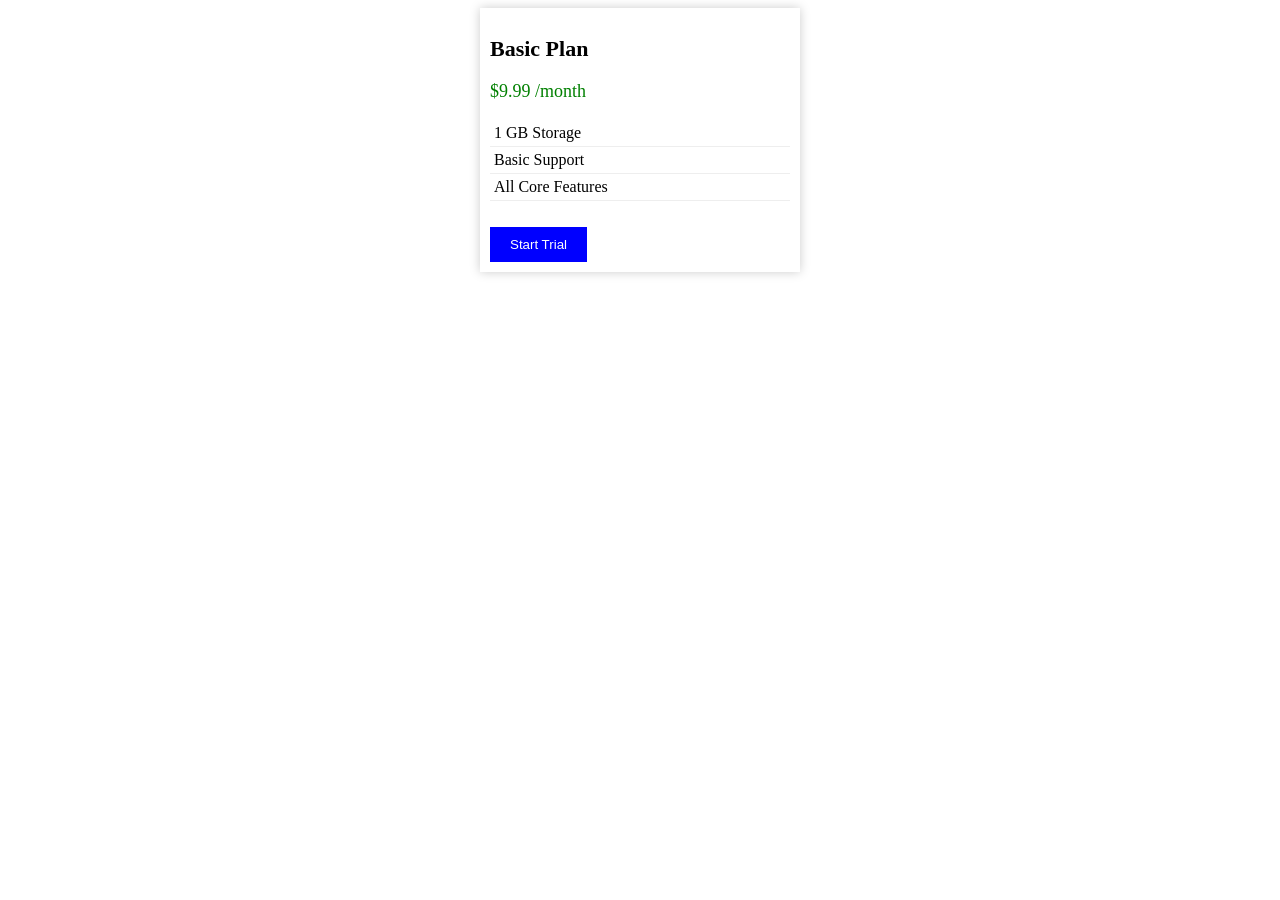
<file: index.html>
<!DOCTYPE html>
<html>
<head>
<style>
.pricing {
width: 300px;
margin: auto;
background-color: #fff;
box-shadow: 0 0 10px #ccc; /* Fixed: was box-shdow */
padding: 10px;
text-align: left;
}

.title {
font-size: 22px;
font-weight: bold;
}

.price {
font-size: 18px;
color: green;
}

.features {
list-style: none;
padding-left: 0;
}

.features li {
padding: 4px;
border-bottom: 1px solid #eee;
}

.btn {
background: blue;
color: white;
padding: 10px 20px;
border: none;
margin-top: 10px;
}

.btn:hover {
background: darkblue;
}
</style>
</head>
<body>

<div class="pricing">
<h2 class="title">Basic Plan</h2> <!-- Fixed: was missing closing slash -->
<p class="price">$9.99 /month</p>

<ul class="features">
<li>1 GB Storage</li>
<li>Basic Support</li>
<li>All Core Features</li>
</ul>

<button class="btn">Start Trial</button>
</div>

</body>
</html>
</file>
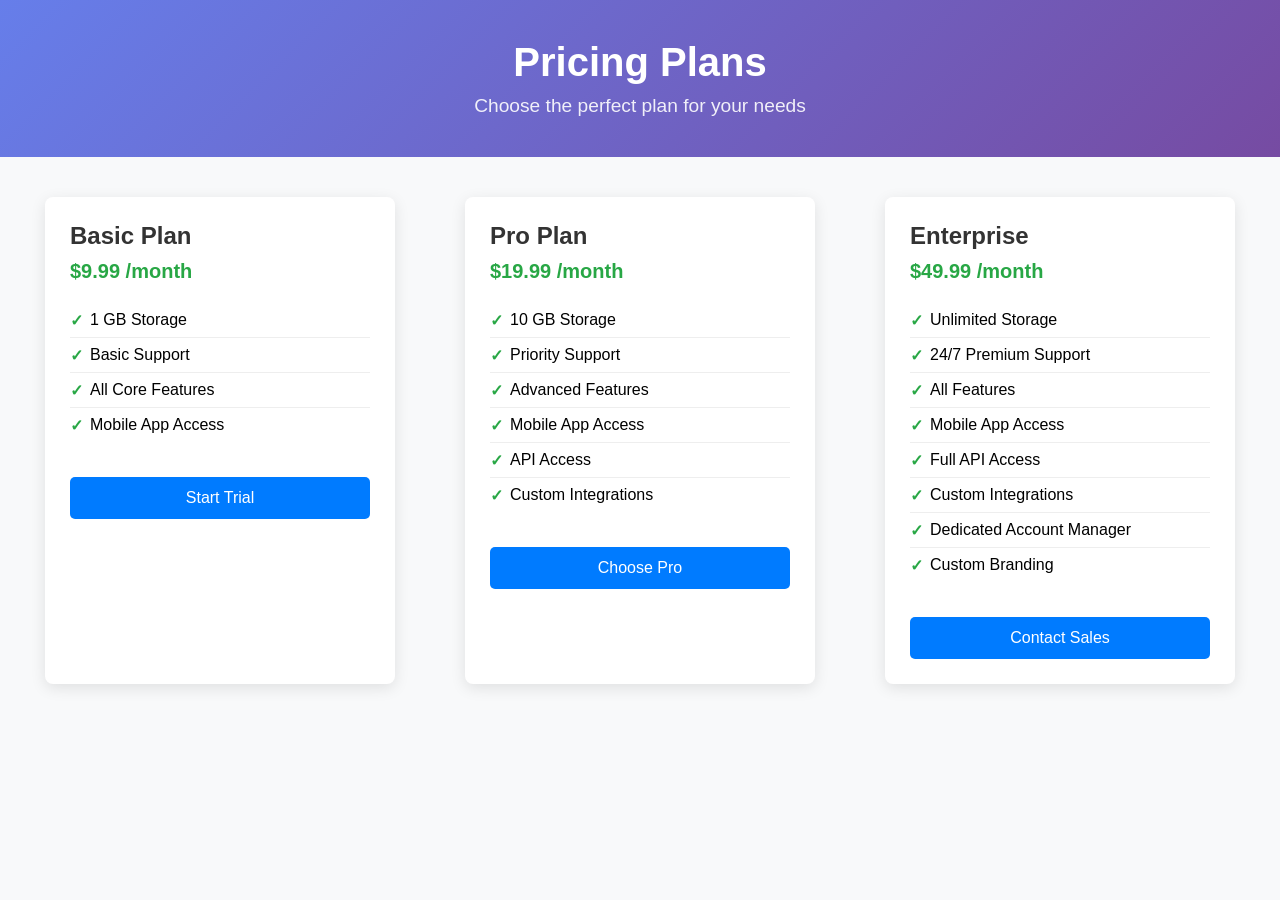
<file: demo.html>
<!DOCTYPE html>
<html lang="en">
<head>
    <meta charset="UTF-8">
    <meta name="viewport" content="width=device-width, initial-scale=1.0">
    <title>Reusable Pricing Card Component</title>
    <link rel="stylesheet" href="pricing-card.css">
    <style>
        body {
            font-family: 'Segoe UI', Tahoma, Geneva, Verdana, sans-serif;
            margin: 0;
            padding: 0;
            background-color: #f8f9fa;
        }
        
        .header {
            text-align: center;
            padding: 40px 20px;
            background: linear-gradient(135deg, #667eea 0%, #764ba2 100%);
            color: white;
        }
        
        .header h1 {
            margin: 0;
            font-size: 2.5em;
        }
        
        .header p {
            margin: 10px 0 0;
            font-size: 1.2em;
            opacity: 0.9;
        }
    </style>
</head>
<body>
    <header class="header">
        <h1>Pricing Plans</h1>
        <p>Choose the perfect plan for your needs</p>
    </header>

    <div class="pricing-container" id="pricing-container">
        <!-- Cards will be generated here by JavaScript -->
    </div>

    <script src="pricing-card.js"></script>
    <script>
        // Configuration for multiple pricing cards
        const pricingPlans = [
            {
                title: 'Basic Plan',
                price: '$9.99',
                period: '/month',
                features: [
                    '1 GB Storage',
                    'Basic Support',
                    'All Core Features',
                    'Mobile App Access'
                ],
                buttonText: 'Start Trial',
                buttonAction: () => {
                    alert('Starting Basic Plan trial!');
                }
            },
            {
                title: 'Pro Plan',
                price: '$19.99',
                period: '/month',
                features: [
                    '10 GB Storage',
                    'Priority Support',
                    'Advanced Features',
                    'Mobile App Access',
                    'API Access',
                    'Custom Integrations'
                ],
                buttonText: 'Choose Pro',
                buttonAction: () => {
                    alert('Selecting Pro Plan!');
                }
            },
            {
                title: 'Enterprise',
                price: '$49.99',
                period: '/month',
                features: [
                    'Unlimited Storage',
                    '24/7 Premium Support',
                    'All Features',
                    'Mobile App Access',
                    'Full API Access',
                    'Custom Integrations',
                    'Dedicated Account Manager',
                    'Custom Branding'
                ],
                buttonText: 'Contact Sales',
                buttonAction: () => {
                    alert('Contacting Enterprise Sales!');
                }
            }
        ];

        // Generate the pricing cards
        document.addEventListener('DOMContentLoaded', () => {
            const container = document.getElementById('pricing-container');
            createPricingCards(pricingPlans, container);
        });
    </script>
</body>
</html>
</file>
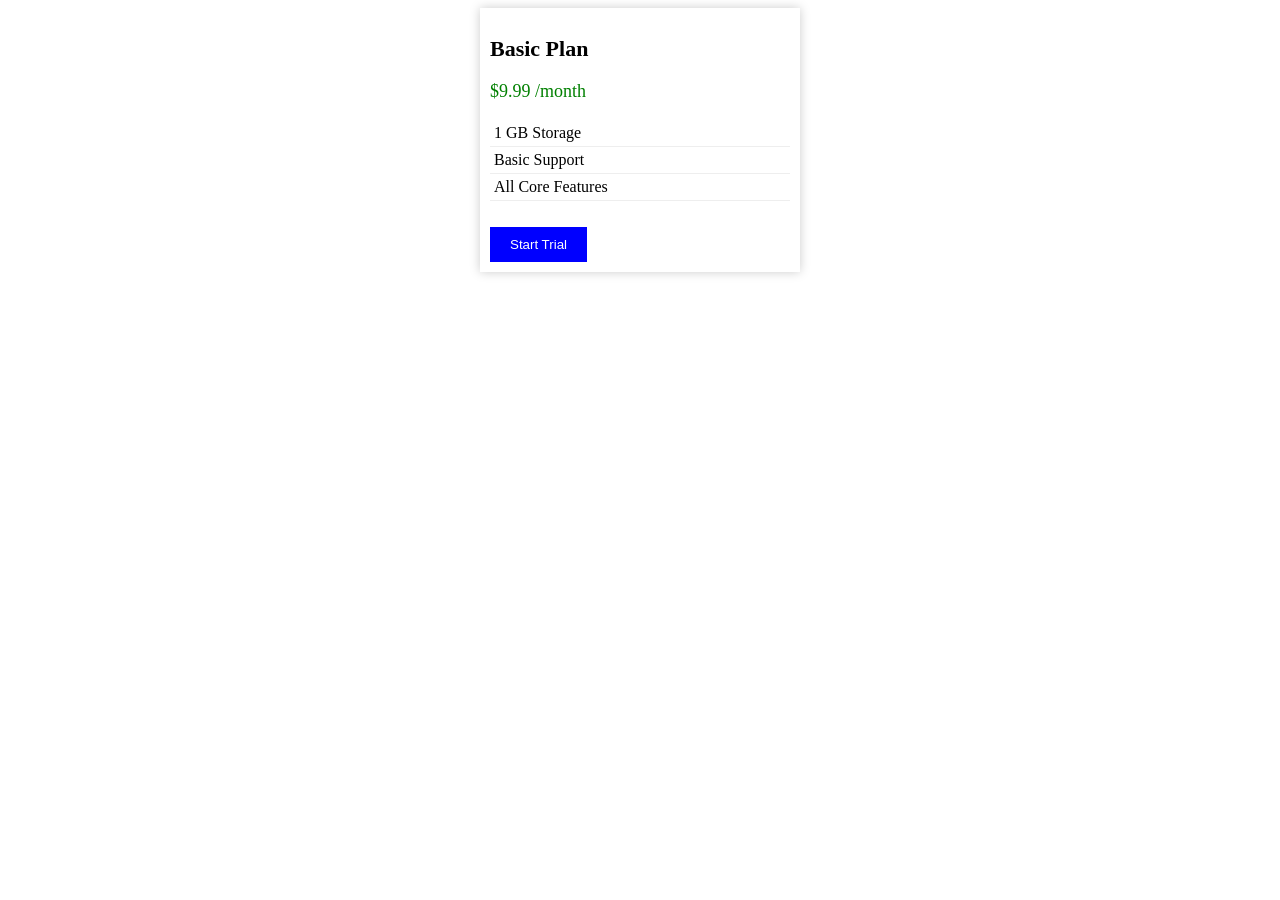
<file: updated.html>
<!DOCTYPE html>
<html>
  <head>
    <style>
      .pricing {
        width: 300px;
        margin: auto;
        background-color: #fff;
        box-shadow: 0 0 10px #ccc; /* Fixed: was box-shdow */
        padding: 10px;
        text-align: left;
      }

      .title {
        font-size: 22px;
        font-weight: bold;
      }

      .price {
        font-size: 18px;
        color: green;
      }

      .features {
        list-style: none;
        padding-left: 0;
      }

      .features li {
        padding: 4px;
        border-bottom: 1px solid #eee;
      }

      .btn {
        background: blue;
        color: white;
        padding: 10px 20px;
        border: none;
        margin-top: 10px;
      }

      .btn:hover {
        background: darkblue;
      }
    </style>
  </head>
  <body>
    <div class="pricing">
      <h2 class="title">Basic Plan</h2>
      <!-- Fixed: was missing closing slash -->
      <p class="price">$9.99 /month</p>

      <ul class="features">
        <li>1 GB Storage</li>
        <li>Basic Support</li>
        <li>All Core Features</li>
      </ul>

      <button class="btn">Start Trial</button>
    </div>
  </body>
</html>
</file>
<file: pricing-card.css>
/* Pricing Card Component Styles */
.pricing-card {
  width: 300px;
  margin: 20px auto;
  background-color: #fff;
  box-shadow: 0 4px 15px rgba(0, 0, 0, 0.1); /* Fixed typo and improved shadow */
  padding: 25px;
  text-align: left;
  border-radius: 8px; /* Added border radius for modern look */
  transition: transform 0.2s ease, box-shadow 0.2s ease; /* Added hover effects */
}

.pricing-card:hover {
  transform: translateY(-5px);
  box-shadow: 0 8px 25px rgba(0, 0, 0, 0.15);
}

.pricing-card__title {
  font-size: 24px;
  font-weight: bold;
  margin: 0 0 10px 0;
  color: #333;
}

.pricing-card__price {
  font-size: 20px;
  color: #28a745;
  font-weight: 600;
  margin: 0 0 20px 0;
}

.pricing-card__features {
  list-style: none;
  padding-left: 0;
  margin: 0 0 25px 0;
}

.pricing-card__features li {
  padding: 8px 0;
  border-bottom: 1px solid #eee;
  position: relative;
  padding-left: 20px;
}

.pricing-card__features li:before {
  content: "✓";
  color: #28a745;
  font-weight: bold;
  position: absolute;
  left: 0;
}

.pricing-card__features li:last-child {
  border-bottom: none;
}

.pricing-card__btn {
  background: #007bff;
  color: white;
  padding: 12px 24px;
  border: none;
  margin-top: 10px;
  border-radius: 5px;
  cursor: pointer;
  font-size: 16px;
  font-weight: 500;
  width: 100%;
  transition: background-color 0.2s ease;
}

.pricing-card__btn:hover {
  background: #0056b3;
}

.pricing-card__btn:active {
  transform: translateY(1px);
}

/* Container for multiple cards */
.pricing-container {
  display: flex;
  flex-wrap: wrap;
  justify-content: center;
  gap: 20px;
  padding: 20px;
}

/* Responsive design */
@media (max-width: 768px) {
  .pricing-card {
    width: 100%;
    max-width: 300px;
    margin: 10px auto;
  }
  
  .pricing-container {
    flex-direction: column;
    align-items: center;
  }
}
</file>
